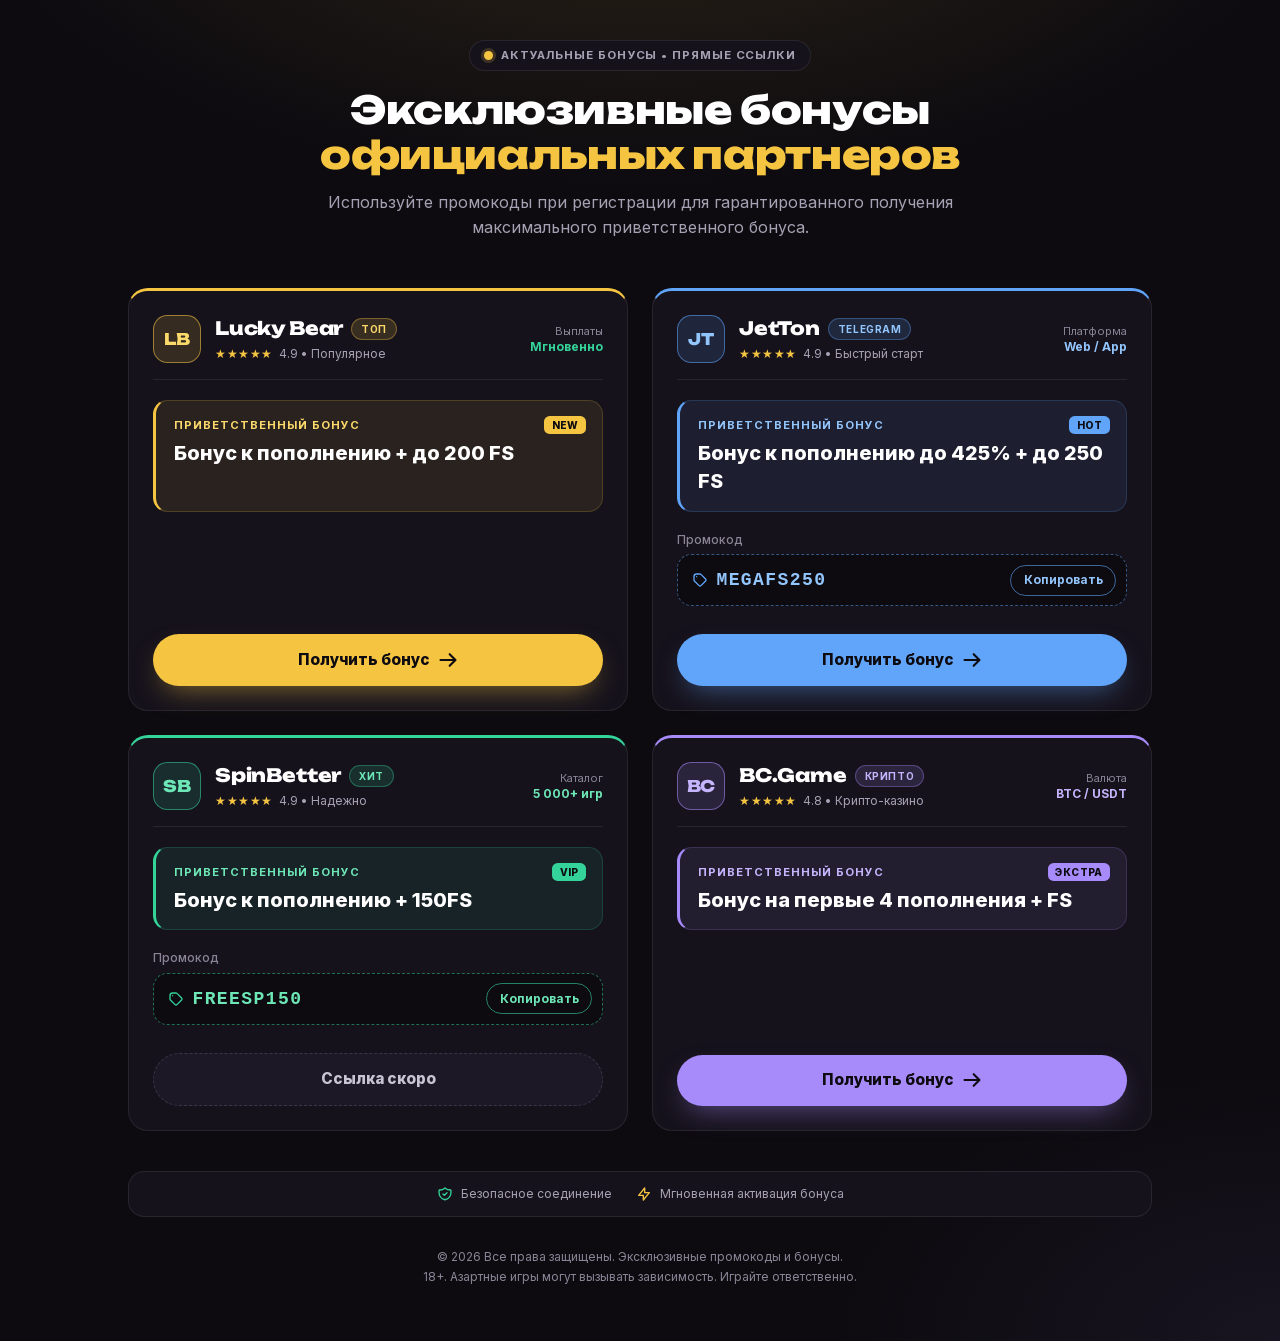
<file: index.html>
<!DOCTYPE html>
<html lang="ru">
<head>
<meta charset="utf-8">
<meta name="viewport" content="width=device-width, initial-scale=1">
<title>Эксклюзивные бонусы и промокоды</title>
<meta name="description" content="Эксклюзивные бонусы официальных партнеров: промокоды и прямые ссылки на приветственные бонусы.">
<meta name="robots" content="noindex, nofollow">
<meta name="theme-color" content="#0d0b10">
<meta name="color-scheme" content="dark">
<link rel="icon" href="favicon.svg" type="image/svg+xml">
<link rel="preload" href="fonts/unbounded-800.woff2" as="font" type="font/woff2" crossorigin>
<link rel="preload" href="fonts/inter-cyr.woff2" as="font" type="font/woff2" crossorigin>
<link rel="preload" href="fonts/inter-lat.woff2" as="font" type="font/woff2" crossorigin>
<link rel="stylesheet" href="css/style.css?v=20261019173805">
</head>
<body>

<svg width="0" height="0" style="position:absolute" aria-hidden="true" focusable="false">
  <symbol id="i-arrow" viewBox="0 0 24 24"><path fill="none" stroke="currentColor" stroke-linecap="round" stroke-linejoin="round" stroke-width="2.5" d="M14 5l7 7m0 0l-7 7m7-7H3"/></symbol>
  <symbol id="i-tag" viewBox="0 0 24 24"><path fill="none" stroke="currentColor" stroke-linecap="round" stroke-linejoin="round" stroke-width="2" d="M7 7h.01M7 3h5c.512 0 1.024.195 1.414.586l7 7a2 2 0 010 2.828l-7 7a2 2 0 01-2.828 0l-7-7A1.994 1.994 0 013 12V7a4 4 0 014-4z"/></symbol>
  <symbol id="i-check" viewBox="0 0 24 24"><path fill="none" stroke="currentColor" stroke-linecap="round" stroke-linejoin="round" stroke-width="2.5" d="M5 13l4 4L19 7"/></symbol>
  <symbol id="i-shield" viewBox="0 0 24 24"><path fill="none" stroke="currentColor" stroke-linecap="round" stroke-linejoin="round" stroke-width="2" d="M9 12l2 2 4-4m5.618-4.016A11.955 11.955 0 0112 2.944a11.955 11.955 0 01-8.618 3.04A12.02 12.02 0 003 9c0 5.591 3.824 10.29 9 11.622 5.176-1.332 9-6.03 9-11.622 0-1.042-.133-2.052-.382-3.016z"/></symbol>
  <symbol id="i-bolt" viewBox="0 0 24 24"><path fill="none" stroke="currentColor" stroke-linecap="round" stroke-linejoin="round" stroke-width="2" d="M13 10V3L4 14h7v7l9-11h-7z"/></symbol>
</svg>

<div class="wrap">
  <header class="hero">
    <p class="badge">
      <span class="badge__dot" aria-hidden="true"></span>
      <span class="badge__text" data-site="badge">Актуальные бонусы <span aria-hidden="true">•</span> Прямые ссылки</span>
    </p>

    <h1 class="hero__title">
      <span data-site="heading">Эксклюзивные бонусы</span>
      <br class="hero__br">
      <span class="hero__accent" data-site="accent">официальных партнеров</span>
    </h1>
    <p class="hero__lead" data-site="lead">Используйте промокоды при регистрации для гарантированного получения максимального приветственного бонуса.</p>
  </header>

  <main id="offers" class="grid" aria-label="Бонусы партнеров">
    <noscript><p class="nojs">Чтобы увидеть бонусы, включите JavaScript в браузере.</p></noscript>
  </main>

  <footer>
  <div class="trust">
    <p class="trust__item">
      <svg class="trust__ico trust__ico--green" aria-hidden="true" focusable="false"><use href="#i-shield"/></svg>
      <span data-site="trust1">Безопасное соединение</span>
    </p>
    <p class="trust__item">
      <svg class="trust__ico trust__ico--amber" aria-hidden="true" focusable="false"><use href="#i-bolt"/></svg>
      <span data-site="trust2">Мгновенная активация бонуса</span>
    </p>
  </div>

  <div class="foot">
    <p data-site="footer">© 2026 Все права защищены. Эксклюзивные промокоды и бонусы.</p>
    <p class="foot__legal" data-site="legal">18+. Азартные игры могут вызывать зависимость. Играйте ответственно.</p>
  </div>
  </footer>
</div>

<!-- Озвучка «скопировано»: живёт с загрузки, пустая, не перерисовывается.
     Видимая всплывашка ниже — только для глаз, чтобы не было двойной речи. -->
<p class="vh" role="status" aria-atomic="true" id="sr-status"></p>
<div class="toast" aria-hidden="true">
  <div class="toast__box" id="toast" hidden>
    <span class="toast__dot"></span>
    <span>Промокод <b class="toast__code" id="toast-code"></b> скопирован!</span>
  </div>
</div>

<script src="demo-data.js?v=20261019173805"></script>
<script>if(typeof OFFERS==="undefined"){document.write('<script src="data.js?t='+Date.now()+'"><\/script>');}</script>
<script src="js/app.js?v=20261019173805"></script>
</body>
</html>
</file>
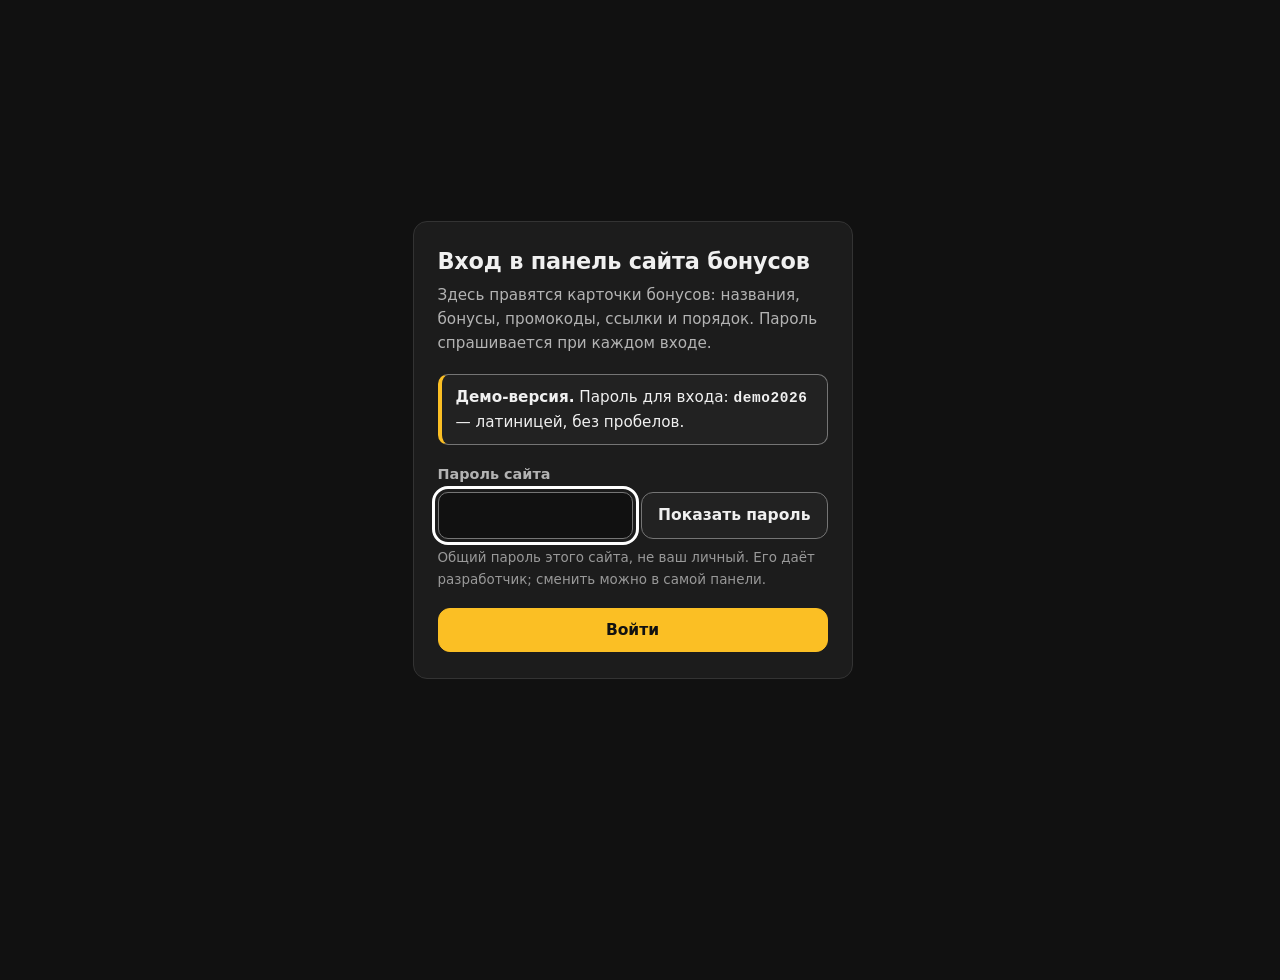
<file: panel.html>
<!DOCTYPE html>
<html lang="ru">
<head>
<meta charset="utf-8">
<meta name="viewport" content="width=device-width, initial-scale=1">
<title>Вход — Панель управления — Бонусы</title>
<meta name="robots" content="noindex, nofollow">
<meta name="theme-color" content="#0b0f19">
<link rel="icon" href="favicon.svg" type="image/svg+xml">
<link rel="stylesheet" href="panel.css?v=20261019173805">
</head>
<body>

<!-- Живые области: существуют с загрузки страницы, всегда пустые и никогда
     не перерисовываются. Роли не меняем — платформа кэширует их при разборе. -->
<p class="vh" role="status" id="a-status"></p>
<p class="vh" role="alert" id="a-alert"></p>

<!-- Экран входа. Пароль спрашивается при каждом открытии страницы: gate.js
     сразу гасит старую сессию и до успешного входа держит редактор скрытым.
     Гейт и редактор — два main: наружу всегда выставлен ровно один. -->
<main class="gate" id="gate" aria-labelledby="gate-title">
  <form class="gate__box" id="gate-form" novalidate>
    <h1 id="gate-title">Вход в панель сайта бонусов</h1>
    <p class="gate__intro" id="gate-intro">Здесь правятся карточки бонусов: названия, бонусы, промокоды,
       ссылки и порядок. Пароль спрашивается при каждом входе.</p>
    <!-- ДЕМО: пароль виден текстом и входит в описание поля — фокус сразу
         встаёт в поле, и вводный абзац скринридер не прочитает. Текущий
         пароль подставляет demo-ui.js (его можно сменить в самой панели). -->
    <p class="gate__demo" id="gate-demo"><strong>Демо-версия.</strong> Пароль для входа: <code id="gate-demo-pass">demo2026</code> — латиницей, без пробелов.</p>
    <!-- Менеджеру паролей нужно поле логина рядом с паролем, иначе он не
         сохранит запись. Людям и скринридеру оно ни к чему. -->
    <input type="text" name="username" value="bonusy" autocomplete="username" readonly
           class="vh" tabindex="-1" aria-hidden="true">
    <label for="gate-pass">Пароль сайта</label>
    <div class="gate__row">
      <input type="password" id="gate-pass" name="sitekey" class="js-ring"
             autocomplete="current-password" autocapitalize="off" autocorrect="off"
             spellcheck="false" enterkeyhint="go"
             aria-describedby="gate-pass-err gate-demo gate-pass-hint">
      <button class="abtn" type="button" id="gate-eye" aria-pressed="false">Показать пароль</button>
    </div>
    <p class="hint" id="gate-pass-hint">Общий пароль этого сайта, не ваш личный. Его даёт разработчик; сменить можно в самой панели.</p>
    <p class="field__error" id="gate-pass-err"></p>
    <button class="abtn abtn--main gate__submit" type="submit" id="gate-ok">Войти</button>
  </form>
</main>

<a class="skip-link" href="#main" hidden>Перейти к содержимому</a>

<header class="admin-header" hidden>
  <div class="wrap admin-header__inner">
    <a href="index.html">Бонусы<span>Открыть сайт</span></a>
  </div>
</header>

<main id="main" tabindex="-1" hidden>
  <div class="wrap">

    <div class="admin-head">
      <h1>Панель управления</h1>
      <p>Здесь меняются тексты страницы и карточки бонусов: названия, бонусы, промокоды,
         партнёрские ссылки, цвета и порядок. Нажали «Сохранить на сайт» — правки сразу видят
         посетители. Ниже можно сменить пароль от самой панели.</p>
    </div>

    <!-- ДЕМО: не живая область и не липкая — читается сразу за вводным
         абзацем, куда встаёт фокус после входа. -->
    <div class="demo-note">
      <p><strong>Демо-режим.</strong> Всё работает как на настоящем сайте, но правки сохраняются
         только в этом браузере — другие люди их не увидят.</p>
      <button class="abtn abtn--danger" type="button" id="demo-reset">Начать демо заново</button>
    </div>

    <nav class="panel-nav" aria-label="Разделы панели">
      <a href="#catalog">Карточки</a>
      <a href="#pass">Пароль</a>
    </nav>

    <section class="panel-sec panel-sec--first" id="catalog" aria-labelledby="catalog-h" tabindex="-1">
      <h2 id="catalog-h" class="vh">Карточки</h2>

      <div class="howto">
        <h3 class="howto__title">Как ваши правки попадают на сайт</h3>
        <ol class="howto__steps">
          <li>Меняете карточки. Всё сохраняется само, нажимать ничего не нужно.</li>
          <li>«Предпросмотр» — смотрите, как получилось. Это видите только вы.</li>
          <li>«Сохранить на сайт» — правки видят посетители. Файлы скачивать не надо.</li>
        </ol>
        <p class="howto__note"><strong>Пока вы не нажали «Сохранить на сайт», на сайте старая версия.</strong></p>
      </div>

      <div class="admin-top">
        <button class="abtn abtn--main" type="button" id="publish" aria-describedby="publish-hint">Сохранить на сайт</button>
        <button class="abtn" type="button" id="preview">Предпросмотр</button>
        <button class="abtn" type="button" id="check">Проверить</button>
        <button class="abtn" type="button" id="download">Скачать резервную копию</button>
        <button class="abtn" type="button" id="zip" hidden>Скачать сайт целиком</button>
        <button class="abtn" type="button" id="logout" hidden>Выйти</button>
        <p class="admin-state" id="state">Черновик пуст</p>
      </div>
      <!-- ДЕМО: что было бы по «Скачать сайт целиком». Видно глазами,
           озвучивается через диктор панели; пустой абзац скрыт. -->
      <p class="status" data-tone="info" id="demo-zip-msg"></p>
      <p class="hint" id="publish-hint">Отправит правки на боевой сайт. Файл скачивать не нужно.</p>

      <!-- Что сейчас на сайте. Живой областью намеренно НЕ делается: строка
           обновляется при каждой правке и заговорила бы сама с собой. -->
      <p class="admin-state" id="publish-state">Проверяю, работает ли сохранение на сайт…</p>

      <div class="summary-box" id="error-summary" tabindex="-1" hidden>
        <h3 id="error-summary-title">Проверка не пройдена</h3>
        <ul id="error-summary-list"></ul>
      </div>

      <a class="skip-inline" href="#editor-actions">Пропустить список карточек</a>

      <form id="form" novalidate>
        <fieldset class="agroup__meta">
          <legend>Тексты сайта</legend>
          <div class="fields" id="site-fields"></div>
        </fieldset>

        <div id="groups"></div>
      </form>

      <div class="editor-actions" id="editor-actions" tabindex="-1">
        <button class="abtn abtn--main" type="button" id="publish-2" aria-describedby="publish-hint">Сохранить на сайт</button>
        <button class="abtn" type="button" id="preview-2">Предпросмотр</button>
        <button class="abtn" type="button" id="download-2">Скачать резервную копию</button>
        <button class="abtn abtn--danger" type="button" id="rollback" hidden>Вернуть предыдущую версию</button>
        <button class="abtn abtn--danger" type="button" id="reset">Сбросить черновик</button>
      </div>

      <p class="hint editor-note">
        Сброс возвращает всё к тому, что сейчас на сайте — несохранённые правки теряются.
        «Вернуть предыдущую версию» откатывает сам сайт к тому, что было до последнего сохранения.
      </p>
    </section>

    <!-- ═══════════════ ПАРОЛЬ ═══════════════ -->
    <section class="panel-sec" id="pass" aria-labelledby="pass-h" tabindex="-1">
      <h2 id="pass-h">Пароль от панели</h2>
      <p class="sec-sub">Меняется сразу. На других устройствах после этого придётся войти заново — так и задумано:
         если пароль куда-то утёк, чужая вкладка перестанет работать.</p>
      <p class="hint note" id="pass-note" hidden></p>

      <div id="pass-body">
        <div class="summary-box" id="pass-errs" tabindex="-1" hidden>
          <h3 id="pass-errs-h">Проверьте форму</h3>
          <ul id="pass-err-list"></ul>
        </div>

        <form id="pass-form" class="fields" novalidate>
          <!-- Менеджеру паролей нужно поле логина рядом с паролями, иначе он
               сохранит запись без учётки и в следующий раз подставит старый
               пароль. Именно type="text" в классе vh: поле со type="hidden"
               браузеры за логин не считают. -->
          <input type="text" id="p-user" name="username" value="bonusy" autocomplete="username" readonly
                 class="vh" tabindex="-1" aria-hidden="true">

          <div class="field wide">
            <label for="p-old">Текущий пароль</label>
            <input id="p-old" type="password" name="current-password" required
                   autocomplete="current-password" autocapitalize="none" autocorrect="off"
                   spellcheck="false" aria-describedby="p-old-err">
            <p class="field__error" id="p-old-err"></p>
          </div>

          <div class="field wide">
            <label for="p-new">Новый пароль</label>
            <input id="p-new" type="password" name="new-password" required minlength="8"
                   autocomplete="new-password" autocapitalize="none" autocorrect="off"
                   spellcheck="false" aria-describedby="p-new-err p-new-hint">
            <p class="field__error" id="p-new-err"></p>
            <p class="hint" id="p-new-hint">Не короче 8 символов, без пробелов и не такой же, как текущий.</p>
          </div>

          <div class="field wide">
            <label for="p-new2">Новый пароль ещё раз</label>
            <input id="p-new2" type="password" name="confirm-password" required minlength="8"
                   autocomplete="new-password" autocapitalize="none" autocorrect="off"
                   spellcheck="false" enterkeyhint="done" aria-describedby="p-new2-err">
            <p class="field__error" id="p-new2-err"></p>
          </div>

          <!-- Галочка, а не кнопка: она сама объявляет своё состояние, это
               один таб-стоп вместо трёх, и оба новых пароля видно сразу. -->
          <div class="field wide">
            <label class="check"><input type="checkbox" id="p-show"> Показать пароли</label>
          </div>

          <div class="field wide">
            <button type="submit" class="abtn abtn--main" id="pass-submit">Сменить пароль</button>
          </div>
        </form>

        <p class="status" id="pass-status"></p>
      </div>
    </section>

  </div>
</main>

<!-- Диалог — прямой ребёнок body: внутри перерисовываемого списка он бы
     выпал из верхнего слоя вместе с карточкой, и страница осталась бы
     заблокированной. -->
<dialog class="ask" id="ask" role="alertdialog" aria-labelledby="ask-title" aria-describedby="ask-text">
  <h2 id="ask-title">Удалить карточку?</h2>
  <p id="ask-text"></p>
  <div class="ask__actions">
    <button class="abtn" type="button" id="ask-no">Отмена</button>
    <button class="abtn abtn--danger" type="button" id="ask-yes">Удалить</button>
  </div>
</dialog>

<!-- Порядок важен: сначала вход, потом данные сайта, схема проекта, ядро,
     модуль публикации (берёт из ядра готовый файл) и смена пароля. -->
<script src="demo-api.js?v=20261019173805"></script>
<script src="gate.js?v=20261019173805"></script>
<script src="demo-data.js?v=20261019173805"></script>
<script>if(typeof OFFERS==="undefined"){document.write('<script src="data.js?v=20261019173805"><\/script>');}</script>
<script src="panel-schema.js?v=20261019173805"></script>
<script src="panel-core.js?v=20261019173805"></script>
<script src="publish.js?v=20261019173805"></script>
<script src="panel-pass.js?v=20261019173805"></script>
<script src="demo-ui.js?v=20261019173805"></script>
</body>
</html>
</file>
<file: css/style.css>
/* ═══════════════════════════════════════════════════════════════════════
   Бонусы — вёрстка. Структура один в один с референсом (bombonus.ru:
   плашка, заголовок, 2×2 карточки, промокод, кнопка, полоса доверия),
   оформление своё — по просьбе клиента «смени цвета и оформление»:
   тёмно-сливовый фон вместо синего, заголовки Unbounded, цветная кромка
   сверху карточки, кнопки-таблетки без градиентов, промокод «купоном».

   Доступность: все пары текст/фон ≥ 5:1 (считалось для каждой из 8 тем),
   анимация только у точки «актуально» и два раза (WCAG 2.2.2),
   видимое кольцо фокуса с клавиатуры.
   ═══════════════════════════════════════════════════════════════════════ */

@font-face { font-family: 'Unbounded'; font-style: normal; font-weight: 800; font-display: swap;
  src: url(../fonts/unbounded-800.woff2) format('woff2'); }
@font-face { font-family: 'Inter'; font-style: normal; font-weight: 400 900; font-display: swap;
  src: url(../fonts/inter-cyr.woff2) format('woff2'); unicode-range: U+0301, U+0400-045F, U+0490-0491, U+04B0-04B1, U+2116; }
@font-face { font-family: 'Inter'; font-style: normal; font-weight: 400 900; font-display: swap;
  src: url(../fonts/inter-lat.woff2) format('woff2'); unicode-range: U+0000-00FF, U+0131, U+0152-0153, U+02BB-02BC, U+02C6, U+02DA, U+02DC, U+0304, U+0308, U+0329, U+2000-206F, U+20AC, U+2122, U+2191, U+2193, U+2212, U+2215, U+FEFF, U+FFFD; }

:root {
  --bg: #0d0b10;
  --card: #16121c;
  --card-2: #1d1826;
  --line: rgba(255, 255, 255, .08);
  --ink: #f4f1f8;      /* 16,5:1 на карточке */
  --muted: #a7a2b3;    /*  7,4:1 */
  --faint: #8a8596;    /*  5,2:1 */
  --gold: #f5c542;
  --display: 'Unbounded', 'Inter', -apple-system, sans-serif;
}

*, ::before, ::after { box-sizing: border-box; border: 0 solid var(--line); }
html { line-height: 1.5; -webkit-text-size-adjust: 100%; tab-size: 4; scroll-behavior: smooth;
  -webkit-tap-highlight-color: transparent; }
body, h1, h2, p, dl, dd { margin: 0; }
h1, h2 { font-size: inherit; font-weight: inherit; }
a { color: inherit; text-decoration: inherit; }
button { font: inherit; color: inherit; margin: 0; padding: 0; line-height: inherit; background: none;
  cursor: pointer; text-transform: none; -webkit-appearance: button; }
svg { display: block; vertical-align: middle; }
[hidden] { display: none !important; }

body {
  min-height: 100vh;
  display: flex; flex-direction: column; justify-content: space-between;
  padding: 1rem;
  font-family: 'Inter', -apple-system, BlinkMacSystemFont, sans-serif;
  color: var(--ink);
  -webkit-font-smoothing: antialiased; -moz-osx-font-smoothing: grayscale;
  background-color: var(--bg);
  background-image:
    radial-gradient(60rem 28rem at 50% -8rem, rgba(245, 197, 66, .13), transparent 70%),
    radial-gradient(40rem 24rem at 100% 100%, rgba(167, 139, 250, .07), transparent 70%);
  background-repeat: no-repeat;
}
::selection { background: var(--gold); color: #0d0b10; }

.vh { position: absolute !important; width: 1px; height: 1px; padding: 0; margin: -1px; overflow: hidden;
  clip: rect(0 0 0 0); clip-path: inset(50%); white-space: nowrap; border: 0; }

/* Кольцо фокуса — только с клавиатуры, мышью его не видно. */
a:focus-visible, button:focus-visible { outline: 2px solid #fff; outline-offset: 3px; }
main:focus { outline: none; }

.wrap { width: 100%; max-width: 64rem; margin: 0 auto; }

/* ── шапка ─────────────────────────────────────────────────────────────── */

.hero { max-width: 42rem; margin: 0 auto 2rem; text-align: center; }

.badge {
  display: inline-flex; align-items: center; gap: .5rem;
  padding: .4rem .85rem; margin-bottom: 1.1rem;
  border-radius: 9999px; border: 1px solid var(--line);
  background: var(--card);
}
.badge__dot { width: .55rem; height: .55rem; border-radius: 9999px; background: var(--gold); flex-shrink: 0;
  box-shadow: 0 0 0 3px rgba(245, 197, 66, .18);
  animation: live-pulse 2s 2 ease-in-out; }
.badge__text { font-size: .72rem; line-height: 1rem; font-weight: 700; text-transform: uppercase;
  letter-spacing: .08em; color: var(--muted); }
@keyframes live-pulse {
  0%, 100% { transform: scale(1); opacity: 1; }
  50% { transform: scale(1.3); opacity: .7; }
}

.hero__title { margin-bottom: .85rem; font-family: var(--display); font-weight: 800;
  font-size: clamp(1.05rem, .2rem + 4.2vw, 2.4rem); line-height: 1.15;   /* растёт и при зуме; «официальных партнеров» = 16,94em влезает на 320 */ letter-spacing: -.01em; color: #fff;
  overflow-wrap: break-word; }
.hero__br { display: none; }
.hero__accent { color: var(--gold); }
.hero__lead { font-size: .875rem; line-height: 1.35rem; color: var(--muted); }

/* ── карточки ──────────────────────────────────────────────────────────── */

.grid { display: grid; grid-template-columns: minmax(0, 1fr); gap: 1.25rem; }
.nojs { grid-column: 1 / -1; text-align: center; color: var(--muted); font-size: .875rem; }

/* Цвет карточки. Тема задаётся классом t-<имя> (поле theme в data.js).
   --a4 — основной тон (кромка, кнопка, купон), --a3 — светлее, для текста
   на тёмном. Записаны как «r g b», чтобы подмешивать прозрачность.
   Ключи тем — те же, что в панели: amber cyan emerald purple rose orange blue lime. */
.card     { --a4: 245 197 66;  --a3: 251 217 106; }  /* amber  → золото   */
.t-cyan   { --a4: 34 211 238;  --a3: 103 232 249; }
.t-emerald{ --a4: 52 211 153;  --a3: 110 231 183; }
.t-purple { --a4: 167 139 250; --a3: 196 181 253; }  /* purple → лаванда  */
.t-rose   { --a4: 251 113 133; --a3: 253 164 175; }
.t-orange { --a4: 251 146 60;  --a3: 253 186 116; }
.t-blue   { --a4: 96 165 250;  --a3: 147 197 253; }
.t-lime   { --a4: 163 230 53;  --a3: 190 242 100; }

.card {
  position: relative;
  display: flex; flex-direction: column; justify-content: space-between;
  padding: 1.25rem; border-radius: 1.25rem;
  background: var(--card);
  border: 1px solid var(--line);
  border-top: 3px solid rgb(var(--a4));
  transition: transform .25s ease, box-shadow .25s ease, border-color .25s ease;
}
.card:hover {
  transform: translateY(-3px);
  border-color: rgb(var(--a4) / .45);
  border-top-color: rgb(var(--a4));
  box-shadow: 0 24px 48px -24px rgb(var(--a4) / .45);
}

.head { display: flex; align-items: center; justify-content: space-between; gap: 0;
  padding-bottom: 1rem; border-bottom: 1px solid var(--line); }
.brand { display: flex; align-items: center; gap: .875rem; min-width: 0; flex: 0 1 auto; }
.tile {
  width: 3rem; height: 3rem; flex-shrink: 0; border-radius: .9rem;
  display: flex; align-items: center; justify-content: center;
  background: rgb(var(--a4) / .14); border: 1px solid rgb(var(--a4) / .55);
  color: rgb(var(--a3));
  font-family: var(--display); font-size: 1rem; font-weight: 800; letter-spacing: -.02em;
  transition: transform .2s cubic-bezier(.4, 0, .2, 1), background-color .2s;
}
.card:hover .tile { transform: scale(1.05); background: rgb(var(--a4) / .22); }
.brand__text { min-width: 0; }
.name-row { display: flex; align-items: center; flex-wrap: wrap; gap: .25rem .5rem; }
.name { font-family: var(--display); font-size: 1.05rem; line-height: 1.5rem; font-weight: 800;
  letter-spacing: -.01em; color: #fff; overflow-wrap: anywhere; }
.tag { display: inline-block; padding: .15rem .55rem; border-radius: 9999px; font-size: 10px; font-weight: 700;
  line-height: 15px; letter-spacing: .06em; text-transform: uppercase;
  background: rgb(var(--a4) / .15); color: rgb(var(--a3)); border: 1px solid rgb(var(--a4) / .35); }
.rating { display: flex; align-items: center; gap: .375rem; margin-top: .2rem; }
.stars { flex-shrink: 0; font-size: .75rem; line-height: 1rem; color: var(--gold); letter-spacing: .05em; }
.rating__text { font-size: .75rem; line-height: 1rem; color: var(--muted); }

.fact { text-align: right; margin-left: auto; flex: 0 1 auto; overflow-wrap: break-word; }
.fact dt { display: block; font-size: 11px; line-height: 16.5px; color: var(--faint); }
.fact dd { font-size: .75rem; line-height: 1rem; font-weight: 700; color: rgb(var(--a3)); }
.fact--green dd { color: #34d399; }

/* Как в референсе: у первых двух карточек блок бонуса не ниже 112px,
   чтобы короткий и длинный текст бонуса стояли вровень. */
.card:nth-child(-n+2) .bonus { min-height: 112px; }
.bonus { margin: 1.25rem 0; padding: .95rem 1rem .95rem 1.1rem; border-radius: .9rem;
  background: rgb(var(--a4) / .09); border: 1px solid rgb(var(--a4) / .18);
  border-left: 3px solid rgb(var(--a4)); }
.bonus__head { display: flex; align-items: center; justify-content: space-between; gap: .5rem; margin-bottom: .3rem;
  font-size: .7rem; line-height: 1rem; font-weight: 700; text-transform: uppercase; letter-spacing: .09em;
  color: rgb(var(--a3)); }
.bonus__badge { flex-shrink: 0; font-size: 10px; line-height: 15px; padding: .1rem .45rem; border-radius: .35rem;
  letter-spacing: .04em; background: rgb(var(--a4)); color: #0d0b10; font-weight: 800; }
.bonus__text { font-size: 1.125rem; line-height: 1.35; font-weight: 800; color: #fff; overflow-wrap: anywhere; }

.promo { margin-bottom: 1.25rem; }
.promo__label { margin-bottom: .4rem; font-size: .75rem; line-height: 1rem; font-weight: 500; color: var(--faint); }
.promo__box {
  display: flex; align-items: center; justify-content: space-between; flex-wrap: wrap; gap: .5rem;
  padding: .6rem .6rem .6rem .9rem; border-radius: .9rem;
  background: var(--bg); border: 1px dashed rgb(var(--a4) / .5);
  transition: border-color .15s cubic-bezier(.4, 0, .2, 1);
}
.promo__box:hover { border-color: rgb(var(--a4)); }
.promo__code-wrap { display: flex; align-items: center; gap: .5rem; min-width: 0; }
.promo__ico { width: 1rem; height: 1rem; flex-shrink: 0; color: rgb(var(--a4)); }
.promo__code { font-family: ui-monospace, SFMono-Regular, Menlo, Monaco, Consolas, "Liberation Mono", "Courier New", monospace;
  font-size: 1rem; line-height: 1.5rem; font-weight: 700; letter-spacing: .08em; color: rgb(var(--a3));
  overflow-wrap: anywhere; }

.copy {
  display: flex; align-items: center; gap: .375rem;
  padding: .4rem .8rem; border-radius: 9999px;
  font-size: .75rem; line-height: 1rem; font-weight: 700;
  background: transparent; color: rgb(var(--a3)); border: 1px solid rgb(var(--a4) / .6);
  transition: background-color .15s, color .15s, border-color .15s, transform .15s;
}
.copy:hover { background: rgb(var(--a4)); color: #0d0b10; border-color: rgb(var(--a4)); }
.copy:active { transform: scale(.95); }
.copy__done { display: none; align-items: center; gap: .375rem; color: #6ee7b7; font-weight: 700; }
.copy__done svg { width: .875rem; height: .875rem; color: #6ee7b7; }
.copy.is-done, .copy.is-done:hover { background: #0f2a1f; border-color: rgb(52 211 153 / .6); color: #6ee7b7; }
.copy.is-done .copy__done { display: flex; }
.copy.is-done .copy__idle { position: absolute; width: 1px; height: 1px; padding: 0; margin: -1px; overflow: hidden;
  clip: rect(0 0 0 0); clip-path: inset(50%); white-space: nowrap; }

.cta-wrap { padding-top: .5rem; }
.cta {
  position: relative;
  width: 100%; display: flex; align-items: center; justify-content: center; gap: .5rem;
  padding: .9rem 1.5rem; border-radius: 9999px;
  font-weight: 800; font-size: .95rem; color: #0d0b10;
  background: rgb(var(--a4));
  box-shadow: 0 12px 28px -10px rgb(var(--a4) / .5);
  transition: transform .15s cubic-bezier(.4, 0, .2, 1), filter .15s, box-shadow .15s;
}
.cta:hover { filter: brightness(1.07); transform: translateY(-1px); box-shadow: 0 16px 32px -10px rgb(var(--a4) / .6); }
.cta:active { transform: scale(.99); }
.cta__ico { width: 1.25rem; height: 1.25rem; transition: transform .15s cubic-bezier(.4, 0, .2, 1); }
.card:hover .cta__ico { transform: translateX(.25rem); }

.cta--soon { background: var(--card-2); color: #c9c4d4; border: 1px dashed #3a3446; box-shadow: none; cursor: default; }
.cta--soon:hover { filter: none; transform: none; box-shadow: none; }

/* ── низ страницы ──────────────────────────────────────────────────────── */

.trust {
  margin-top: 2.5rem; padding: .875rem; border-radius: 1rem;
  display: flex; flex-wrap: wrap; align-items: center; justify-content: center; gap: 1.5rem;
  background: var(--card); border: 1px solid var(--line);
  text-align: center; font-size: .75rem; line-height: 1rem; color: var(--muted);
}
.trust__item { display: flex; align-items: center; gap: .5rem; }
.trust__ico { width: 1rem; height: 1rem; flex-shrink: 0; }
.trust__ico--green { color: #34d399; }
.trust__ico--amber { color: var(--gold); }

.foot { margin: 2rem 0 1rem; text-align: center; font-size: .75rem; line-height: 1rem; color: var(--faint); }
.foot__legal { margin-top: .25rem; }

/* ── всплывашка «скопировано» ──────────────────────────────────────────── */

.toast { position: fixed; bottom: 1.5rem; left: 50%; transform: translateX(-50%); z-index: 50; pointer-events: none;
  width: max-content; max-width: calc(100vw - 2rem); }
.toast__box {
  display: flex; align-items: center; gap: .625rem;
  padding: .625rem 1rem; border-radius: 9999px;
  background: var(--card-2); color: #fff; border: 1px solid rgba(255, 255, 255, .14);
  box-shadow: 0 25px 50px -12px rgb(0 0 0 / .5);
  font-size: .875rem; line-height: 1.25rem;
  animation: slide-up .3s cubic-bezier(.16, 1, .3, 1) forwards;
}
.toast__dot { width: .5rem; height: .5rem; border-radius: 9999px; background: #34d399; flex-shrink: 0; }
.toast__code { color: var(--gold); font-family: ui-monospace, SFMono-Regular, Menlo, Monaco, Consolas, monospace; }
@keyframes slide-up { from { transform: translateY(20px); opacity: 0; } to { transform: translateY(0); opacity: 1; } }

/* ── ширина экрана (брейкпоинты как в референсе: 640, 768) ─────────────── */

@media (min-width: 640px) {
  body { padding: 1.5rem; }
  .hero { margin-bottom: 3rem; }
  .hero__br { display: inline; }
  .hero__lead { font-size: 1rem; line-height: 1.55rem; }
  .grid { gap: 1.5rem; }
  .card { padding: 1.5rem; }
  .name { font-size: 1.15rem; line-height: 1.75rem; }
  .bonus__text { font-size: 1.25rem; line-height: 1.75rem; }
  .promo__code { font-size: 1.125rem; line-height: 1.75rem; }
}
@media (min-width: 768px) {
  body { padding: 2.5rem; }
  .grid { grid-template-columns: repeat(2, minmax(0, 1fr)); }
}

/* В две колонки соседние карточки выравниваются по строкам: блоки бонуса
   одной высоты, кнопки на одной линии — как в референсе, но для любых текстов. */
@supports (grid-template-rows: subgrid) {
  @media (min-width: 768px) {
    .card { display: grid; grid-row: span 4; grid-template-rows: subgrid; grid-template-columns: minmax(0, 1fr);
      justify-content: normal; row-gap: 0; align-content: start; }
    .card > .cta-wrap { grid-row: 4; align-self: end; }
  }
}

/* ── настройки системы ─────────────────────────────────────────────────── */

@media (prefers-reduced-motion: reduce) {
  html { scroll-behavior: auto; }
  .badge__dot, .toast__box { animation: none; }
  .card, .tile, .cta, .cta__ico, .copy { transition: none; }
  .card:hover, .card:hover .tile, .card:hover .cta__ico, .copy:active, .cta:active, .cta:hover { transform: none; }
}

@media (forced-colors: active) {
  .hero__accent { color: CanvasText; }
  .tile, .cta, .copy, .tag, .bonus, .promo__box, .card { border: 1px solid CanvasText; }
  .cta { forced-color-adjust: none; background: ButtonFace; color: ButtonText; }
  /* «Ссылка скоро» — не кнопка, в высокой контрастности не должна выглядеть как кнопка */
  .cta--soon { forced-color-adjust: auto; background: Canvas; color: GrayText; border: 1px dashed GrayText; }
}
</file>
<file: panel.css>
/* ==========================================================================
   ОФОРМЛЕНИЕ ПАНЕЛИ — одинаковое во всех витринах.

   Файл самодостаточный: он НЕ наследует стили сайта. Иначе панель выглядела
   бы на каждой витрине по-своему, а человек, который ведёт несколько сайтов,
   каждый раз заново искал бы нужную кнопку.

   Контрасты просчитаны к тёмному фону по WCAG 2.2 AA.
   ========================================================================== */

:root {
  --bg-base:      #111111;
  --bg-surface:   #1c1c1c;
  --bg-surface-2: #222222;

  --text-primary:   #f0f0f0;   /* 16.6:1 на #111 */
  --text-secondary: #b3b3b3;   /*  9.0:1 */
  --text-muted:     #999999;   /*  6.6:1 */
  --text-inactive:  #a0a0a0;   /*  7.2:1 — состояние «занято», не opacity */

  --accent:         #FBBF24;   /* янтарь сайта, 11:1 с тёмной подписью */
  --accent-hover:   #FCD34D;
  --accent-ink:     #111111;   /* тёмная подпись на светлом камне, 14:1 */

  --border-line:    #333333;   /* только декоративные разделители */
  --border-ui:      #757575;   /* граница элементов управления, 3.7:1 */
  --border-strong:  #b3b3b3;

  --danger-text:    #ff8a8a;
  --danger-border:  #ff6b6b;
  --warning-text:   #ffc46b;
  --warning-bg:     #2a2214;   /* янтарная подложка предупреждения */
  --success-text:   #4ade80;
  --focus-ring:     #ffffff;

  --radius: 14px;
  color-scheme: dark;
  scrollbar-gutter: stable;
}

*, *::before, *::after { box-sizing: border-box; }

body {
  margin: 0; padding-bottom: 80px;
  background: var(--bg-base);
  color: var(--text-primary);
  font-family: "Inter", system-ui, -apple-system, "Segoe UI", Roboto, Arial, sans-serif;
  font-size: 17px; line-height: 1.6;
  -webkit-font-smoothing: antialiased;
}
h1, h2, h3, h4 { line-height: 1.2; margin: 0; letter-spacing: -.01em; }
p { margin: 0; }
a { color: var(--accent); }
img, svg { max-width: 100%; }

.wrap { width: min(100% - 40px, 1180px); margin-inline: auto; }

.vh {
  position: absolute; width: 1px; height: 1px;
  margin: -1px; padding: 0; border: 0;
  overflow: hidden; clip-path: inset(50%); white-space: nowrap;
}

:focus-visible { outline: 3px solid var(--focus-ring); outline-offset: 2px; }
/* Программный фокус (после удаления, по ссылке из сводки) должен быть виден
   и тогда, когда до этого работали мышью: :focus-visible не сработает. */
.js-ring:focus, #error-summary:focus, #pass-errs:focus { outline: 3px solid var(--focus-ring); outline-offset: 3px; }

.skip-link {
  position: absolute; left: 16px; top: 8px; z-index: 50;
  padding: 10px 18px; border-radius: 10px;
  background: #fff; color: #111; font-weight: 600; text-decoration: none;
  transform: translateY(-200%);
}
.skip-link:focus { transform: translateY(0); }

/* ------------------------------------------------------------ шапка --- */

.admin-header {
  border-bottom: 1px solid var(--border-line);
  background: var(--bg-base);
}
.admin-header__inner { display: flex; align-items: center; gap: 16px; min-height: 68px; }
.admin-header a { color: var(--text-primary); text-decoration: none; font-weight: 700; }
.admin-header span { color: var(--text-muted); font-size: .85rem; font-weight: 400; display: block; }

.admin-head { padding: 28px 0 6px; }
.admin-head h1 { font-size: clamp(28px, 4vw, 40px); }
.admin-head p { margin-top: 14px; max-width: 70ch; color: var(--text-secondary); }

/* Ссылки по разделам панели: каталог длинный, а заявки и пароль — под ним. */
.panel-nav { display: flex; flex-wrap: wrap; gap: 4px 22px; margin: 14px 0 6px; }
.panel-nav a {
  display: inline-flex; align-items: center; min-height: 44px;
  color: var(--text-primary); font-weight: 600;
  text-decoration: underline; text-underline-offset: 4px;
}

/* Панель кнопок липкой намеренно не делаем: она накрывала бы поле,
   на котором стоит фокус (2.4.11). Кнопки продублированы внизу списка. */
.admin-top {
  display: flex; flex-wrap: wrap; gap: 12px; align-items: center;
  padding: 16px 0; border-bottom: 1px solid var(--border-line);
}
.admin-state { color: var(--text-muted); font-size: .9rem; margin-left: auto; }
.admin-state[data-dirty="true"] { color: var(--warning-text); }

.howto {
  margin: 22px 0 6px; padding: 16px 18px;
  border: 1px solid var(--border-line); border-radius: var(--radius);
  background: var(--bg-surface);
}
.howto__title { font-size: 1.05rem; }
.howto__steps { margin: 10px 0 0; padding-left: 22px; color: var(--text-secondary); font-size: .95rem; }
.howto__steps li + li { margin-top: 4px; }
.howto__note { margin-top: 12px; color: var(--text-secondary); font-size: .95rem; }
.howto__note strong { color: var(--text-primary); }

/* ----------------------------------------------------------- кнопки --- */

.abtn {
  display: inline-flex; align-items: center; justify-content: center; gap: 8px;
  min-height: 44px; padding: 0 16px;
  border: 1px solid var(--border-ui); border-radius: 12px;
  background: var(--bg-surface-2); color: var(--text-primary);
  font: inherit; font-size: .97rem; font-weight: 600; cursor: pointer;
  text-decoration: none;
}
.abtn:hover { border-color: var(--border-strong); }
.abtn--main { background: var(--accent); border-color: var(--accent); color: var(--accent-ink); }
.abtn--main:hover { background: var(--accent-hover); }
.abtn--icon { min-width: 44px; padding: 0 10px; }
.abtn--danger:hover { border-color: var(--danger-border); color: var(--danger-text); }
/* Крайние кнопки порядка не выключаем через disabled: у выключенной кнопки
   пропадает фокус, и человек оказывается в начале страницы. */
.abtn[aria-disabled="true"] { color: var(--text-inactive); border-color: var(--text-inactive); cursor: default; }
/* Разница цветов включённой и выключенной кнопки — всего 2,3:1, на одном
   цвете состояние не удержать. Пунктир — та же примета, что у скрытой
   карточки, и он виден в любой теме. */
.abtn[aria-disabled="true"]:not(.abtn--main) { border-style: dashed; }
.abtn--main[aria-disabled="true"] { color: var(--accent-ink); border-color: var(--accent); cursor: progress; }
.abtn svg { flex: none; }
/* Кнопка-переключатель «Показать пароль»: нажатое состояние видно рамкой. */
.abtn[aria-pressed="true"] { border-color: var(--text-primary); border-width: 2px; }

/* ------------------------------------------------------------ поля ---- */

.fields { display: grid; grid-template-columns: repeat(auto-fit, minmax(min(240px, 100%), 1fr)); gap: 14px; }
.fields .wide { grid-column: 1 / -1; }
.field { display: flex; flex-direction: column; gap: 6px; min-width: 0; }
.field > label { color: var(--text-secondary); font-size: .9rem; font-weight: 600; }
/* Ряд кнопок внутри сетки полей. */
.field.row-inline { flex-direction: row; flex-wrap: wrap; align-items: center; gap: 10px; }

input[type="text"], input[type="url"], input[type="password"], textarea, select {
  min-height: 44px; padding: 10px 12px;
  /* заливка почти сливается с фоном — контраст держит граница */
  border: 1px solid var(--border-ui); border-radius: 10px;
  background: var(--bg-base); color: var(--text-primary);
  font: inherit; font-size: .97rem;
}
textarea { min-height: 92px; resize: vertical; line-height: 1.55; }
/* Заготовка в поле не должна быть бледнее подсказки: 6,6:1. */
::placeholder { color: var(--text-muted); opacity: 1; }
input:hover, textarea:hover, select:hover { border-color: var(--border-strong); }
code { font-family: ui-monospace, "SF Mono", Menlo, Consolas, monospace; font-size: .95em; color: var(--text-primary); }
input[aria-invalid="true"], textarea[aria-invalid="true"] { border-color: var(--danger-border); border-width: 2px; }

.hint { color: var(--text-muted); font-size: .84rem; }
.field__error { color: var(--danger-text); font-size: .86rem; font-weight: 600; }
.field__error:empty { display: none; }

.check { display: inline-flex; align-items: center; gap: 8px; min-height: 44px; color: var(--text-secondary); font-size: .93rem; }
.check input { width: 22px; height: 22px; accent-color: var(--accent); }

/* --------------------------------------------------------- карточки --- */

.agroup { margin-top: 40px; }
/* Заголовок раздела и кнопки к нему — одной строкой, на узком экране
   переносятся; название всегда первое, кнопки уходят под него. */
/* 12px, а не 6: кольцо программного фокуса уходит на 6px за кнопку и
   легло бы прямо на строку пояснения под ней. */
.agroup__bar { display: flex; flex-wrap: wrap; align-items: center; gap: 8px; margin-bottom: 12px; }
.agroup__bar > h2 { font-size: 1.5rem; margin: 0; flex: 1 1 220px; min-width: 0; }
/* Причину, по которой раздел не удаляется, цепляем за сам абзац, а не за
   соседство: соседом полосы бывает и «В разделе пока нет карточек». */
.agroup [data-role="delnote"] { margin-bottom: 12px; max-width: 70ch; }

/* Кнопка нового раздела стоит после всех разделов и отделена чертой,
   чтобы не путалась с «Добавить карточку» внутри последнего. */
.add-group { margin-top: 36px; padding-top: 22px; border-top: 1px solid var(--border-line); }
/* 12px: на эту кнопку встаёт фокус после удаления раздела. */
.add-group .hint { margin-top: 12px; max-width: 70ch; }
.agroup__meta {
  border: 1px solid var(--border-line); border-radius: var(--radius);
  background: var(--bg-surface); padding: 16px 18px; margin: 14px 0 20px;
}
.agroup__meta legend { padding: 0 8px; color: var(--text-secondary); font-size: .9rem; }

.editor-list { list-style: none; margin: 0; padding: 0; display: flex; flex-direction: column; gap: 12px; }
.card { border: 1px solid var(--border-line); border-radius: var(--radius); background: var(--bg-surface); }
/* Скрытую карточку отличают и слова («Скрыта с сайта»), и рамка — не только цвет. */
.card[data-hidden="true"] { border-style: dashed; }
.card__row { display: flex; flex-wrap: wrap; align-items: center; gap: 8px; padding: 12px 14px; }
.card__pos, .agroup__count { color: var(--text-muted); font-size: .85rem; font-variant-numeric: tabular-nums; flex: none; }
.card__name { font-weight: 700; min-width: 0; flex: 1 1 220px; }
.card__flag {
  flex: none; padding: 2px 10px; border-radius: 999px;
  border: 1px solid var(--border-ui); color: var(--text-secondary); font-size: .8rem;
}
.card__panel { padding: 4px 14px 18px; border-top: 1px solid var(--border-line); }
.card__panel[hidden] { display: none; }

.logo-modes { border: 0; margin: 0; padding: 0; }
.logo-modes legend { color: var(--text-secondary); font-size: .9rem; font-weight: 600; padding: 0; }
.radios { display: flex; flex-wrap: wrap; gap: 6px 20px; margin: 8px 0 12px; }
.radios label { display: inline-flex; align-items: center; gap: 8px; min-height: 44px; }
.radios input { width: 22px; height: 22px; accent-color: var(--accent); }

.logo-preview {
  width: 52px; height: 52px; border-radius: 12px; flex: none;
  background: #fff; box-shadow: inset 0 0 0 1px rgba(0,0,0,.1);
  display: grid; place-items: center; padding: 7px; overflow: hidden;
}
.logo-preview img { width: 100%; height: 100%; object-fit: contain; }
.tile-preview {
  width: 52px; height: 52px; border-radius: 12px; flex: none;
  display: grid; place-items: center; font-weight: 800; font-size: 1.15rem;
  background: var(--tone, #222); color: var(--tone-ink, #fff);
}
.row-inline { display: flex; flex-wrap: wrap; align-items: center; gap: 12px; }
.color-pair { display: flex; align-items: center; gap: 8px; }
.color-pair input[type="color"] {
  width: 52px; height: 44px; padding: 2px; border-radius: 10px;
  border: 1px solid var(--border-ui); background: var(--bg-base);
}
.color-pair input[type="text"] { width: 11ch; padding-inline: 10px; font-variant-numeric: tabular-nums; }
.contrast { font-size: .86rem; }
.contrast[data-state="fail"] { color: var(--danger-text); font-weight: 600; }
.contrast[data-state="warn"] { color: var(--warning-text); }
.contrast[data-state="pass"] { color: var(--success-text); }
/* Строка про маркировку под ссылкой — тот же приём, что и у контраста:
   цвет плюс состояние в разметке. */
[data-role="erid"][data-state="warn"] { color: var(--warning-text); }
[data-role="erid"][data-state="pass"] { color: var(--success-text); }

/* ----------------------------------------------------------- сводка --- */

.summary-box {
  margin: 18px 0 0; padding: 16px 18px;
  border: 2px solid var(--danger-border); border-radius: var(--radius);
  background: var(--bg-surface);
}
.summary-box h2, .summary-box h3 { font-size: 1.15rem; color: var(--danger-text); }
.summary-box ul { margin: 10px 0 0; padding-left: 20px; }
.summary-box li + li { margin-top: 6px; }

.editor-actions { display: flex; flex-wrap: wrap; gap: 10px; margin: 34px 0 10px; }
.editor-note { margin-bottom: 8px; }

/* Ссылка-обход длинного списка: в потоке, видна только под фокусом.
   Реагирует на :focus, а не :focus-visible — иначе невидимо съедает Tab. */
.skip-inline {
  position: absolute; width: 1px; height: 1px; margin: -1px; padding: 0; border: 0;
  overflow: hidden; clip-path: inset(50%); white-space: nowrap;
}
.skip-inline:focus {
  position: static; width: auto; height: auto; clip-path: none;
  display: inline-block; margin: 0 0 20px; padding: 12px 20px;
  background: #fff; color: #111; font-weight: 600; border-radius: 10px;
}

/* ---------------------------------------------------------- диалоги --- */

dialog.ask {
  max-width: 460px; width: calc(100% - 32px); padding: 22px;
  /* тёмный диалог на тёмном фоне различим только по границе */
  border: 1px solid var(--border-ui); border-radius: var(--radius);
  background: var(--bg-surface); color: var(--text-primary);
}
dialog.ask::backdrop { background: rgba(0,0,0,.72); }
dialog.ask h2 { font-size: 1.2rem; }
dialog.ask p { margin-top: 10px; color: var(--text-secondary); }
.ask__actions { display: flex; flex-wrap: wrap; gap: 10px; margin-top: 20px; }
.pass-row { display: flex; gap: 8px; align-items: flex-start; }
.pass-row input { flex: 1 1 auto; min-width: 0; }

.spinner {
  width: 14px; height: 14px; flex: none;
  border: 2px solid currentColor; border-right-color: transparent;
  border-radius: 50%; animation: spin .8s linear infinite;
}
@keyframes spin { to { transform: rotate(360deg); } }
/* Замороженная на середине вертушка хуже отсутствующей. */
@media (prefers-reduced-motion: reduce) { .spinner { display: none; } }

#publish-state { margin: 10px 0 0; }
#publish-state[data-dirty="true"] { color: var(--warning-text); font-weight: 600; }
#publish-state[data-dirty="false"] { color: var(--success-text); }

/* В диалоге фокус ставится из кода. После открытия мышью :focus-visible
   не срабатывает, и в окне с двумя кнопками не видно, где ты. */
dialog.ask .abtn:focus { outline: 3px solid var(--focus-ring); outline-offset: 2px; }

/* ----------------------------------------------------- разделы панели -- */

.panel-sec { margin-top: 48px; padding-top: 30px; border-top: 1px solid var(--border-line); }
.panel-sec--first { margin-top: 0; padding-top: 0; border-top: 0; }
.sec-bar { display: flex; flex-wrap: wrap; align-items: center; gap: 10px 16px; }
.sec-bar h2, .panel-sec > h2 { font-size: clamp(24px, 3vw, 32px); }
.sec-bar__acts { display: flex; flex-wrap: wrap; gap: 8px; margin-left: auto; }
.sec-sub { margin-top: 10px; max-width: 70ch; color: var(--text-secondary); }
.note { margin-top: 12px; max-width: 70ch; font-size: .95rem; color: var(--text-secondary); }

/* Строки состояния разделов: смысл несут слова, цвет только помогает. */
.status { margin-top: 12px; font-size: .95rem; max-width: 70ch; }
.status:empty { display: none; }
.status[data-tone="ok"] { color: var(--success-text); }
.status[data-tone="bad"] { color: var(--danger-text); font-weight: 600; }
.status[data-tone="info"] { color: var(--text-secondary); }
.empty { margin-top: 16px; color: var(--text-secondary); }

/* ----------------------------------------------------- таблица заявок -- */

/* Обёртка таблицы — таб-стоп: иначе широкую таблицу нельзя доскроллить
   с клавиатуры. Кольцо фокуса — снаружи, чтобы прокрутка его не резала. */
.table-wrap {
  margin-top: 18px; overflow-x: auto; scroll-padding-inline: 12px;
  border: 1px solid var(--border-line); border-radius: var(--radius);
  background: var(--bg-surface);
}
.table-wrap:focus-visible { outline: 3px solid var(--focus-ring); outline-offset: 2px; }
.tbl { width: 100%; min-width: 560px; border-collapse: collapse; font-size: .95rem; }
.tbl caption { text-align: left; padding: 12px 14px; color: var(--text-secondary); font-size: .9rem; }
.tbl th, .tbl td { padding: 10px 14px; text-align: left; vertical-align: top; border-top: 1px solid var(--border-line); }
.tbl thead th { color: var(--text-secondary); font-size: .85rem; font-weight: 600; }
.tbl tbody th { font-weight: 700; }
.tbl td a { color: var(--text-primary); overflow-wrap: anywhere; }
.tbl .cell-when { white-space: nowrap; color: var(--text-secondary); font-variant-numeric: tabular-nums; }
.tbl .cell-dash { color: var(--text-muted); }
/* Новая заявка помечена словом, а не подсветкой строки: на тёмном фоне
   заливку почти не видно, а в режиме высокой контрастности её нет вовсе. */
.lead-new {
  display: inline-block; margin-left: 8px; padding: 1px 8px;
  border: 1px solid transparent; border-radius: 999px;
  background: var(--accent); color: var(--accent-ink);
  font-size: .72rem; font-weight: 700; letter-spacing: .06em; text-transform: uppercase;
  vertical-align: 2px;
}

/* ------------------------------------------------------------- телеграм */

.tg-box {
  margin-top: 20px; padding: 18px 20px 20px;
  border: 1px solid var(--border-line); border-radius: var(--radius);
  background: var(--bg-surface);
}
.tg-box h3 { font-size: 1.15rem; }
.tg-box .sec-sub { margin-top: 6px; }
.tg-steps { margin: 14px 0 0; padding-left: 22px; color: var(--text-secondary); font-size: .95rem; line-height: 1.6; }
.tg-steps li + li { margin-top: 4px; }
.tg-steps b { color: var(--text-primary); font-weight: 600; }
.tg-note { margin: 12px 0 16px; max-width: 70ch; color: var(--text-secondary); font-size: .9rem; }
.tg-box .fields { margin-top: 4px; }

/* Предупреждение о чужих попытках. Янтарное — «обратите внимание, ничего
   не сломано»; красный в этой палитре занят ошибками. Смысл несёт не только
   цвет: заголовок, знак и толстая грань слева. */
.tg-warn {
  margin: 14px 0 18px; padding: 14px 16px 16px;
  border: 1px solid var(--warning-text); border-left-width: 6px;
  border-radius: var(--radius); background: var(--warning-bg);
}
.tg-warn h4 { font-size: 1rem; color: var(--warning-text); }
.tg-warn h4::before {
  content: "!" / ""; display: inline-grid; place-items: center;
  width: 18px; height: 18px; margin-right: 8px;
  border: 1.5px solid currentColor; border-radius: 50%;
  font-size: .75rem; font-weight: 700; vertical-align: -2px;
}
.tg-warn p { margin: 8px 0 10px; color: var(--text-primary); font-size: .93rem; }
.tg-warn ul { list-style: none; margin: 0 0 12px; padding: 0; }
.tg-warn li {
  display: flex; flex-wrap: wrap; align-items: baseline; gap: 10px;
  padding: 6px 0; border-bottom: 1px solid var(--border-ui);
}
.tg-warn li:last-child { border-bottom: 0; }

/* Блок ссылки-приглашения. */
.pair {
  margin-top: 14px; padding: 16px 18px 18px;
  border: 1px solid var(--border-ui); border-radius: var(--radius);
  background: var(--bg-surface-2);
}
.pair h4 { font-size: 1rem; }
#tg-pair-warn { margin: 8px 0 14px; max-width: 70ch; color: var(--text-secondary); font-size: .93rem; }
.pair-go { margin: 0 0 16px; }
.pair .field { margin-bottom: 12px; }
/* Код диктуют по одному знаку: моноширинный, с разрядкой. Поле только для
   чтения, но приглушать его нельзя — серый читался бы как «выключено». */
input.pair-code {
  font-family: ui-monospace, "SF Mono", Menlo, Consolas, monospace;
  font-size: 1.1rem; letter-spacing: .12em;
}

.tg-state { margin-top: 16px; font-size: .95rem; line-height: 1.6; }
.tg-state h4 {
  margin-bottom: 4px; font-size: .8rem; font-weight: 600;
  letter-spacing: .08em; text-transform: uppercase; color: var(--text-secondary);
}
.tg-state[data-state="on"] > p { color: var(--success-text); font-weight: 600; }
.tg-state[data-state="unknown"] > p { color: var(--warning-text); }

/* Получатели: строка с именем, временем и кнопкой отзыва. */
.recips { list-style: none; margin: 8px 0 0; padding: 0; }
.recips__row {
  display: flex; flex-wrap: wrap; align-items: center; gap: 10px;
  padding: 8px 0; border-bottom: 1px solid var(--border-line);
}
.recips__row:last-child { border-bottom: 0; }
.recips__name { font-weight: 600; }
.recips__when { font-size: .85rem; color: var(--text-secondary); }
.recips__rm { margin-left: auto; }

@media (max-width: 700px) {
  .sec-bar__acts { margin-left: 0; }
}

@media (prefers-contrast: more) {
  .card, .agroup__meta, .howto, .summary-box, .tg-box, .table-wrap { border-color: var(--border-ui); }
  .hint, .card__pos, .agroup__count { color: var(--text-secondary); }
  .add-group, .panel-sec { border-top-color: var(--border-ui); }
}
@media (forced-colors: active) {
  .abtn { border: 1px solid ButtonText; }
  /* aria-disabled браузеры в GrayText не переводят — делаем это сами. */
  .abtn[aria-disabled="true"] { color: GrayText; border-color: GrayText; }
  .tile-preview, .logo-preview { forced-color-adjust: none; }
  .lead-new { border-color: CanvasText; }
  .tg-warn { border: 1px solid CanvasText; border-left-width: 4px; }
  :focus-visible { outline: 3px solid Highlight; }
}

/* Тот же предохранитель, что и на сайте: длинное значение в поле или в
   предпросмотре переносится, а не вылезает за край панели. */
body { overflow-wrap: break-word; }

/* ----------------------------------------------------- экран входа ---- */
/* [hidden] на шапке и main перекрыл бы любой display из правил выше —
   подстраховка, чтобы редактор не мигнул до входа. */
[hidden] { display: none !important; }

.gate { min-height: 100dvh; display: grid; place-items: center; padding: 24px 20px; }
.gate__box {
  width: 100%; max-width: 440px;
  padding: 26px 24px;
  border: 1px solid var(--border-line); border-radius: var(--radius);
  background: var(--bg-surface);
}
.gate__box h1 { font-size: 1.4rem; margin-bottom: 8px; }
.gate__intro { margin-bottom: 18px; color: var(--text-secondary); font-size: .95rem; }
.gate__box label { display: block; font-weight: 600; color: var(--text-secondary); font-size: .9rem; margin-bottom: 6px; }
.gate__row { display: flex; flex-wrap: wrap; gap: 8px; align-items: stretch; }
.gate__row input { flex: 1 1 180px; min-width: 0; }
.gate__box .hint { margin-top: 8px; }
.gate__box .field__error { margin-top: 8px; }
.gate__submit { width: 100%; margin-top: 18px; }

/* ═══════════════ ДЕМО ═══════════════ */
.gate__demo {
  margin: 0 0 18px; padding: 10px 14px;
  border: 1px solid var(--border-ui); border-left: 4px solid var(--accent);
  border-radius: 10px; background: var(--bg-surface-2);
  color: var(--text-primary); font-size: .95rem;
}
.gate__demo code { font-weight: 700; letter-spacing: .04em; user-select: all; }

.demo-note {
  display: flex; flex-wrap: wrap; align-items: center; gap: 12px 18px;
  margin: 18px 0 6px; padding: 14px 18px;
  border: 1px solid var(--border-ui); border-left: 6px solid var(--accent);
  border-radius: var(--radius); background: var(--bg-surface);
}
.demo-note p { flex: 1 1 40ch; max-width: 70ch; margin: 0; color: var(--text-primary); font-size: .95rem; }
</file>
